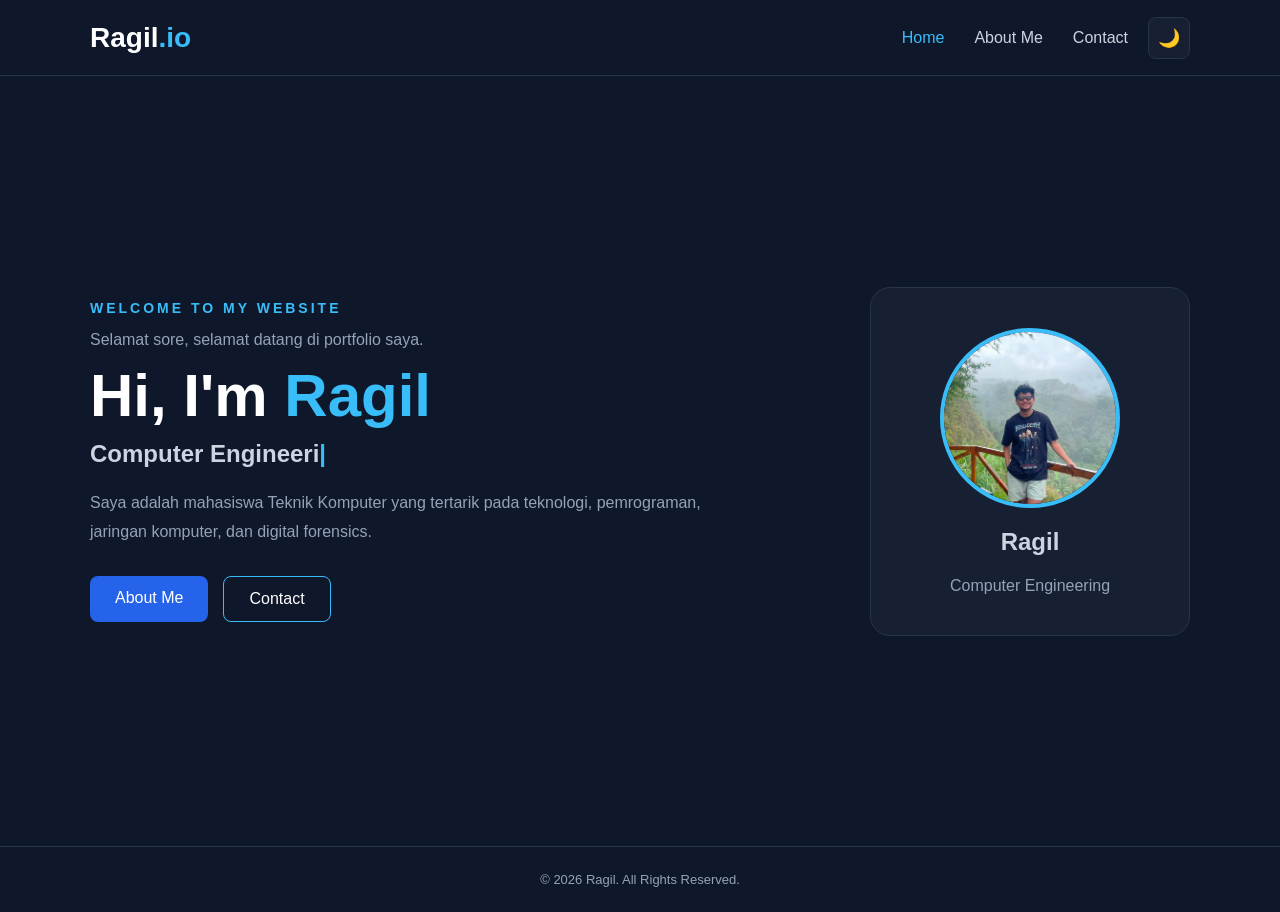
<file: index.html>
<!DOCTYPE html>
<html lang="id">
<head>
    <meta charset="UTF-8">
    <meta name="viewport" content="width=device-width, initial-scale=1.0">
    <meta name="description" content="Portfolio Ragil Fahrezi, mahasiswa Teknik Komputer.">
    <title>Ragil | Portfolio</title>
    <link rel="stylesheet" href="style.css">
</head>
<body>
    <header>
        <nav>
            <a class="logo" href="index.html">Ragil<span>.io</span></a>
            <button class="menu-toggle" type="button" data-menu-toggle aria-label="Buka menu" aria-expanded="false">☰</button>
            <ul data-nav-links>
                <li><a href="index.html" class="active">Home</a></li>
                <li><a href="about.html">About Me</a></li>
                <li><a href="contact.html">Contact</a></li>
            </ul>
            <button class="theme-toggle" type="button" data-theme-toggle aria-label="Aktifkan light mode">🌙</button>
        </nav>
    </header>

    <main>
        <section class="home">
            <div class="home-text reveal">
                <p class="small-text">WELCOME TO MY WEBSITE</p>
                <p class="welcome" data-welcome></p>
                <h1>Hi, I'm <span>Ragil</span></h1>
                <h2 class="typing" data-typing>Computer Engineering Student</h2>
                <p>
                    Saya adalah mahasiswa Teknik Komputer yang tertarik
                    pada teknologi, pemrograman, jaringan komputer,
                    dan digital forensics.
                </p>
                <div class="button">
                    <a href="about.html">About Me</a>
                    <a href="contact.html" class="outline">Contact</a>
                </div>
            </div>

            <div class="profile reveal">
                <img src="images/Ragil.jpeg" alt="Foto Ragil" class="profile-photo">
                <h2>Ragil</h2>
                <p>Computer Engineering</p>
            </div>
        </section>
    </main>

    <footer>
        <p>© 2026 Ragil. All Rights Reserved.</p>
    </footer>

    <button class="back-top" type="button" data-back-top aria-label="Kembali ke atas">↑</button>
    <script src="script.js"></script>
</body>
</html>
</file>
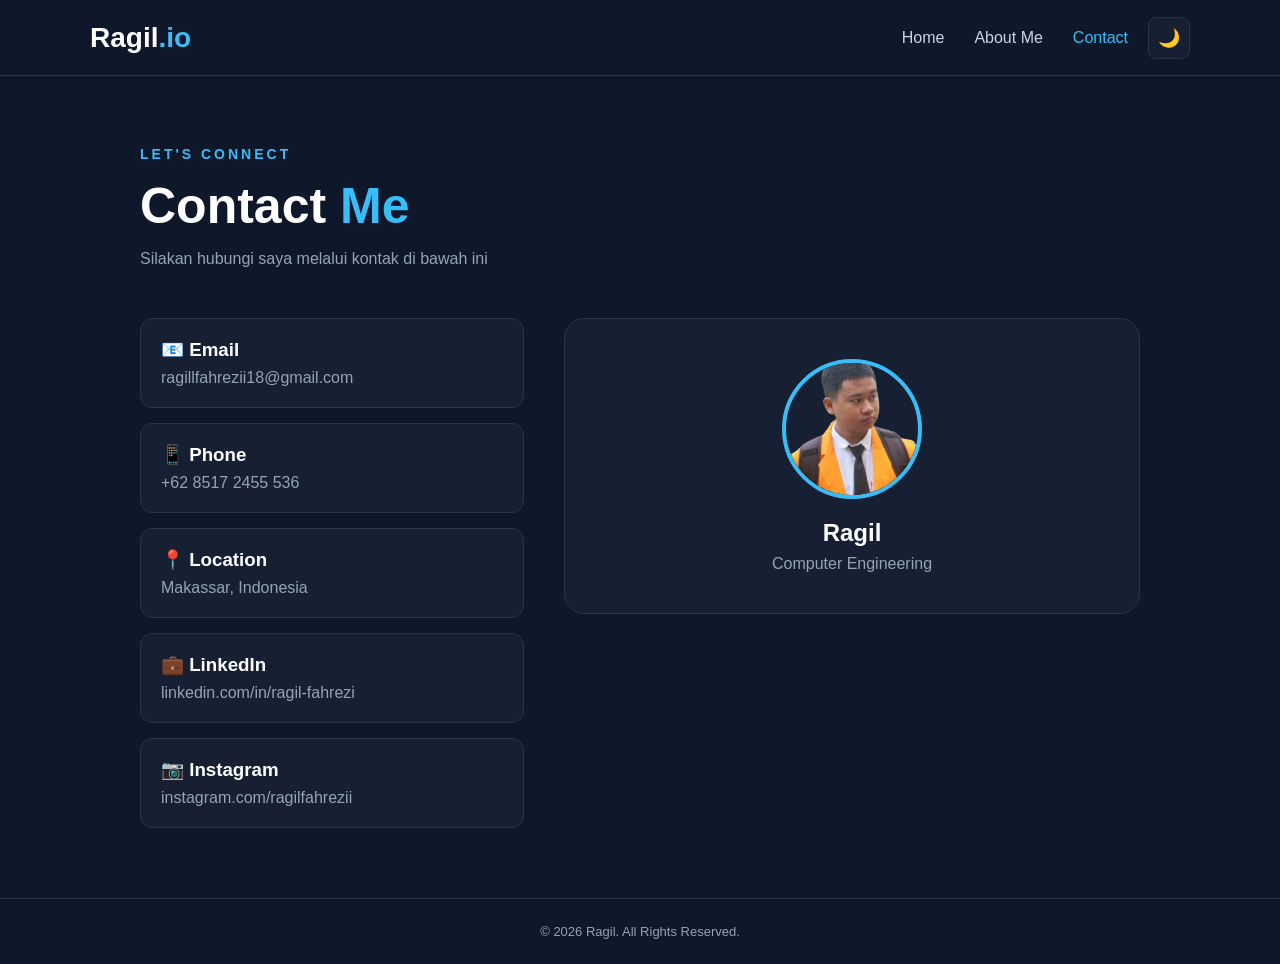
<file: contact.html>
<!DOCTYPE html>
<html lang="id">
<head>
    <meta charset="UTF-8">
    <meta name="viewport" content="width=device-width, initial-scale=1.0">
    <meta name="description" content="Kontak Ragil Fahrezi.">
    <title>Contact | Ragil</title>
    <link rel="stylesheet" href="style.css">
</head>
<body>
    <header>
        <nav>
            <a class="logo" href="index.html">Ragil<span>.io</span></a>
            <button class="menu-toggle" type="button" data-menu-toggle aria-label="Buka menu" aria-expanded="false">☰</button>
            <ul data-nav-links>
                <li><a href="index.html">Home</a></li>
                <li><a href="about.html">About Me</a></li>
                <li><a href="contact.html" class="active">Contact</a></li>
            </ul>
            <button class="theme-toggle" type="button" data-theme-toggle aria-label="Aktifkan light mode">🌙</button>
        </nav>
    </header>

    <main class="page">
        <div class="page-title reveal">
            <p class="small-text">LET'S CONNECT</p>
            <h1>Contact <span>Me</span></h1>
            <p>Silakan hubungi saya melalui kontak di bawah ini</p>
        </div>

        <section class="contact">
            <div class="contact-info reveal">
                <div class="contact-box">
                    <h3>📧 Email</h3>
                    <p><a href="mailto:ragillfahrezii18@gmail.com">ragillfahrezii18@gmail.com</a></p>
                </div>
                <div class="contact-box">
                    <h3>📱 Phone</h3>
                    <p><a href="https://wa.me/6285172455536" target="_blank" rel="noopener">+62 8517 2455 536</a></p>
                </div>
                <div class="contact-box">
                    <h3>📍 Location</h3>
                    <p>Makassar, Indonesia</p>
                </div>
                <div class="contact-box">
                    <h3>💼 LinkedIn</h3>
                    <p><a href="https://www.linkedin.com/in/ragil-fahrezi-2275bb372" target="_blank" rel="noopener">linkedin.com/in/ragil-fahrezi</a></p>
                </div>
                <div class="contact-box">
                    <h3>📷 Instagram</h3>
                    <p><a href="https://www.instagram.com/ragilfahrezii" target="_blank" rel="noopener">instagram.com/ragilfahrezii</a></p>
                </div>
            </div>

                <div class="profile contact-profile">
                    <img src="images/RF.png" alt="Foto profil Ragil" class="profile-photo">
                    <h2>Ragil</h2>
                    <p>Computer Engineering</p>
                </div>
            </div>
        </section>
    </main>

    <footer>
        <p>© 2026 Ragil. All Rights Reserved.</p>
    </footer>

    <button class="back-top" type="button" data-back-top aria-label="Kembali ke atas">↑</button>
    <script src="script.js"></script>
</body>
</html>
</file>
<file: style.css>
* {
    margin: 0;
    padding: 0;
    box-sizing: border-box;
}

:root {
    --bg: #0f172a;
    --card: #172033;
    --border: #273449;
    --text: #ffffff;
    --muted: #94a3b8;
    --soft: #cbd5e1;
    --accent: #38bdf8;
    --primary: #2563eb;
    --input: #0f172a;
}

body.light-theme {
    --bg: #f8fafc;
    --card: #ffffff;
    --border: #dbe3ee;
    --text: #0f172a;
    --muted: #475569;
    --soft: #334155;
    --input: #f1f5f9;
}

html {
    scroll-behavior: smooth;
}

body {
    font-family: Arial, sans-serif;
    background: var(--bg);
    color: var(--text);
    min-height: 100vh;
    transition: background 0.3s, color 0.3s;
}

body.no-scroll {
    overflow: hidden;
}

a {
    color: inherit;
}

header {
    width: 100%;
    border-bottom: 1px solid var(--border);
}

nav {
    width: 90%;
    max-width: 1100px;
    min-height: 75px;
    margin: auto;
    display: flex;
    align-items: center;
    gap: 20px;
}

.logo {
    font-size: 28px;
    font-weight: bold;
    text-decoration: none;
    margin-right: auto;
}

.logo span,
h1 span,
.section-heading h2 span {
    color: var(--accent);
}

nav ul {
    display: flex;
    list-style: none;
    gap: 30px;
}

nav ul li a {
    color: var(--soft);
    text-decoration: none;
    transition: 0.3s;
}

nav ul li a:hover,
nav ul li a.active {
    color: var(--accent);
}

.theme-toggle,
.menu-toggle {
    border: 1px solid var(--border);
    background: var(--card);
    color: var(--text);
    border-radius: 8px;
    width: 42px;
    height: 42px;
    cursor: pointer;
    font-size: 18px;
}

.menu-toggle {
    display: none;
}

/* HOME */
.home {
    width: 90%;
    max-width: 1100px;
    min-height: calc(100vh - 130px);
    margin: auto;
    display: flex;
    align-items: center;
    justify-content: space-between;
    gap: 60px;
}

.home-text {
    max-width: 650px;
}

.small-text {
    color: var(--accent);
    font-size: 14px;
    font-weight: bold;
    letter-spacing: 3px;
    margin-bottom: 15px;
}

.welcome {
    color: var(--muted);
    margin-bottom: 12px;
}

.home h1 {
    font-size: 60px;
    margin-bottom: 10px;
}

.home h2 {
    color: var(--soft);
    margin-bottom: 20px;
    min-height: 29px;
}

.home-text > p:not(.small-text):not(.welcome) {
    color: var(--muted);
    line-height: 1.8;
}

.typing::after {
    content: "|";
    color: var(--accent);
    animation: blink 0.8s infinite;
}

@keyframes blink {
    50% { opacity: 0; }
}

/* BUTTON */
.button {
    margin-top: 30px;
    display: flex;
    gap: 15px;
}

.button a {
    text-decoration: none;
    color: white;
    background: var(--primary);
    padding: 13px 25px;
    border-radius: 8px;
    transition: 0.3s;
}

.button a:hover {
    background: var(--accent);
    transform: translateY(-3px);
}

.button .outline {
    background: transparent;
    border: 1px solid var(--accent);
}

/* PROFILE */
.profile {
    width: 320px;
    padding: 40px;
    text-align: center;
    background: var(--card);
    border: 1px solid var(--border);
    border-radius: 20px;
    flex-shrink: 0;
}

.profile-photo {
    width: 180px;
    height: 180px;
    object-fit: cover;
    border-radius: 50%;
    border: 4px solid var(--accent);
    display: block;
    margin: 0 auto 20px;
}

.profile p,
.about-profile p {
    color: var(--muted);
    margin-top: 8px;
}

/* GENERAL PAGE */
.page {
    width: 90%;
    max-width: 1000px;
    margin: 70px auto;
    min-height: calc(100vh - 220px);
}

.page-title {
    margin-bottom: 50px;
}

.page-title h1 {
    font-size: 50px;
    margin-bottom: 15px;
}

.page-title > p:last-child,
.section-heading > p:last-child {
    color: var(--muted);
}

/* ABOUT */
.about {
    display: grid;
    grid-template-columns: 300px 1fr;
    gap: 50px;
    align-items: start;
}

.about-profile {
    padding: 35px;
    text-align: center;
    background: var(--card);
    border: 1px solid var(--border);
    border-radius: 20px;
}

.about-profile .profile-photo {
    width: 160px;
    height: 160px;
}

.about-text h2,
.section-heading h2 {
    font-size: 30px;
    margin-bottom: 20px;
}

.about-text p {
    color: var(--muted);
    line-height: 1.8;
    margin-bottom: 15px;
}

.about-text h3 {
    margin-top: 30px;
    margin-bottom: 15px;
}

.skills {
    display: flex;
    flex-wrap: wrap;
    gap: 10px;
}

.skills span {
    background: #172554;
    color: #7dd3fc;
    border: 1px solid #1e40af;
    padding: 8px 14px;
    border-radius: 7px;
    font-size: 14px;
}

.hobbies-section,
.photo-section {
    margin-top: 80px;
}

.section-heading {
    margin-bottom: 90px;
}

.hobi-container {
    display: grid;
    grid-template-columns: repeat(2, 1fr);
    gap: 30px;
}

.hobi-card {
    background: var(--card);
    border: 1px solid var(--border);
    border-radius: 15px;
    padding: 15px;
    text-align: center;
    transition: transform 0.3s, border-color 0.3s;
}

.hobi-card:hover {
    transform: translateY(-5px);
    border-color: var(--accent);
}

.hobi-card img {
    width: 100%;
    height: 190px;
    object-fit: cover;
    border-radius: 10px;
    cursor: pointer;
}

.hobi-card h3 {
    margin-top: 15px;
}

.hobi-card p {
    font-size: 14px;
    color: var(--muted);
    line-height: 1.6;
    margin-top: 8px;
}

.photo-grid {
    display: grid;
    grid-template-columns: repeat(4, 1fr);
    gap: 15px;
}

.photo-grid img {
    width: 100%;
    height: 190px;
    object-fit: cover;
    border-radius: 12px;
    border: 1px solid var(--border);
    cursor: pointer;
    transition: transform 0.3s;
}

.photo-grid img:hover {
    transform: scale(1.03);
}

/* LIGHTBOX */
.lightbox {
    position: fixed;
    inset: 0;
    z-index: 1000;
    display: none;
    align-items: center;
    justify-content: center;
    padding: 30px;
    background: rgba(2, 6, 23, 0.88);
}

.lightbox.show {
    display: flex;
}

.lightbox-content {
    max-width: 900px;
    max-height: 90vh;
    text-align: center;
}

.lightbox-content img {
    max-width: 100%;
    max-height: 78vh;
    border-radius: 12px;
}

.lightbox-content p {
    margin-top: 12px;
    color: white;
}

.lightbox-close {
    position: absolute;
    top: 20px;
    right: 25px;
    border: none;
    background: transparent;
    color: white;
    font-size: 42px;
    cursor: pointer;
}

/* CONTACT */
.contact {
    display: grid;
    grid-template-columns: 1fr 1.5fr;
    gap: 40px;
    align-items: start;
}

.contact-info {
    display: flex;
    flex-direction: column;
    gap: 15px;
}

.contact-box {
    background: var(--card);
    border: 1px solid var(--border);
    padding: 20px;
    border-radius: 12px;
}

.contact-box h3 {
    margin-bottom: 8px;
}

.contact-box p {
    color: var(--muted);
    overflow-wrap: anywhere;
}

.contact-box a {
    color: var(--muted);
    text-decoration: none;
}

.contact-box a:hover {
    color: var(--accent);
}

.contact-right {
    display: grid;
    gap: 25px;
}

/* FORM */
form {
    background: var(--card);
    border: 1px solid var(--border);
    padding: 30px;
    border-radius: 15px;
    display: flex;
    flex-direction: column;
    gap: 10px;
}

form h2 {
    margin-bottom: 10px;
}

label {
    color: var(--soft);
    font-size: 14px;
    font-weight: bold;
    margin-top: 5px;
}

input,
textarea {
    width: 100%;
    padding: 14px;
    background: var(--input);
    border: 1px solid #334155;
    border-radius: 8px;
    color: var(--text);
    font-size: 15px;
    font-family: Arial, sans-serif;
    outline: none;
    resize: vertical;
}

input:focus,
textarea:focus {
    border-color: var(--accent);
}

form button {
    border: none;
    padding: 14px;
    margin-top: 5px;
    background: var(--primary);
    color: white;
    border-radius: 8px;
    font-size: 15px;
    cursor: pointer;
    transition: 0.3s;
}

form button:hover {
    background: var(--accent);
}

.form-message {
    min-height: 22px;
    font-size: 14px;
    line-height: 1.5;
}

.form-message.error {
    color: #f87171;
}

.form-message.success {
    color: #4ade80;
}

.contact-profile {
    width: 100%;
}

.contact-profile .profile-photo {
    width: 140px;
    height: 140px;
}

/* REVEAL ANIMATION */
.reveal {
    opacity: 0;
    transform: translateY(20px);
    transition: opacity 0.7s ease, transform 0.7s ease;
}

.reveal.visible {
    opacity: 1;
    transform: translateY(0);
}

/* BACK TO TOP */
.back-top {
    position: fixed;
    right: 25px;
    bottom: 25px;
    width: 45px;
    height: 45px;
    border: none;
    border-radius: 50%;
    background: var(--primary);
    color: white;
    font-size: 20px;
    cursor: pointer;
    opacity: 0;
    pointer-events: none;
    transform: translateY(10px);
    transition: 0.3s;
    z-index: 500;
}

.back-top.show {
    opacity: 1;
    pointer-events: auto;
    transform: translateY(0);
}

footer {
    text-align: center;
    padding: 25px;
    border-top: 1px solid var(--border);
    color: var(--muted);
    font-size: 13px;
}

/* RESPONSIVE */
@media (max-width: 750px) {
    nav {
        min-height: 75px;
        flex-wrap: wrap;
        padding: 15px 0;
    }

    .menu-toggle {
        display: block;
    }

    nav ul {
        order: 5;
        width: 100%;
        display: none;
        flex-direction: column;
        gap: 15px;
        padding: 10px 0 5px;
    }

    nav ul.show {
        display: flex;
    }

    .home {
        flex-direction: column;
        text-align: center;
        padding: 60px 0;
    }

    .home h1 {
        font-size: 45px;
    }

    .button {
        justify-content: center;
        flex-wrap: wrap;
    }

    .profile {
        width: 100%;
        max-width: 320px;
    }

    .about,
    .contact {
        grid-template-columns: 1fr;
    }

    .hobi-container {
        grid-template-columns: 1fr;
    }

    .photo-grid {
        grid-template-columns: repeat(2, 1fr);
    }

    .page-title h1 {
        font-size: 40px;
    }
}

@media (prefers-reduced-motion: reduce) {
    *,
    *::before,
    *::after {
        scroll-behavior: auto !important;
        animation-duration: 0.01ms !important;
        transition-duration: 0.01ms !important;
    }
}
</file>
